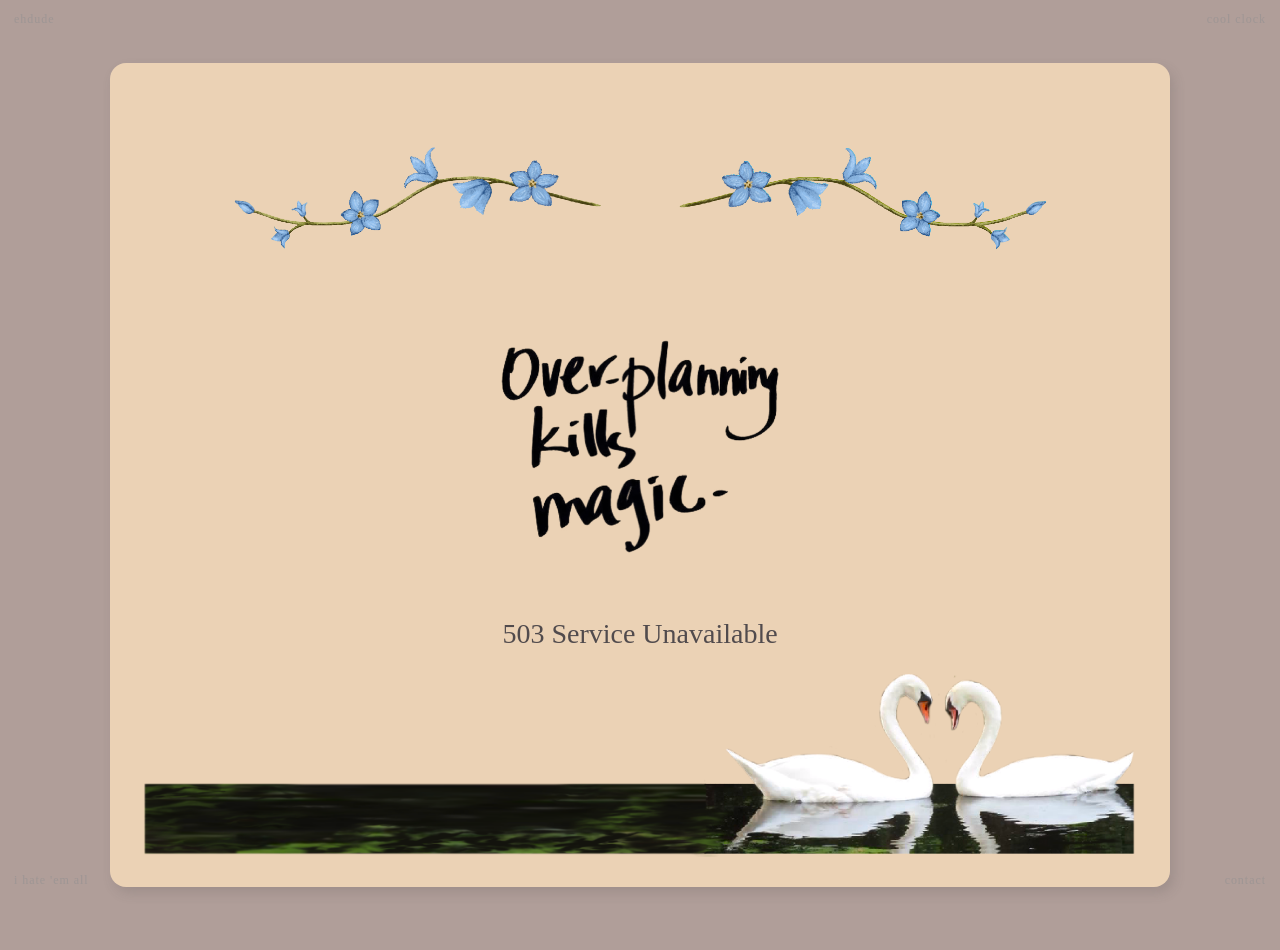
<file: index.html>
<!DOCTYPE html>
<html lang="en">
<head>
  <meta charset="UTF-8">
  <meta name="viewport" content="width=device-width, initial-scale=1.0">
  <!-- Web app icons -->
  <link rel="icon" type="image/png" sizes="16x16" href="/icons/web/favicon-16x16.png">
  <link rel="icon" type="image/png" sizes="32x32" href="/icons/web/favicon-32x32.png">
  <link rel="icon" type="image/png" sizes="48x48" href="/icons/web/favicon-48x48.png">
  <link rel="icon" type="image/png" sizes="96x96" href="/icons/web/favicon-96x96.png">
  <link rel="icon" type="image/png" sizes="256x256" href="/icons/web/favicon-256x256.png">
  <link rel="apple-touch-icon" sizes="120x120" href="/icons/ios/apple-touch-icon-120x120.png">
  <link rel="apple-touch-icon" sizes="152x152" href="/icons/ios/apple-touch-icon-152x152.png">
  <link rel="apple-touch-icon" sizes="167x167" href="/icons/ios/apple-touch-icon-167x167.png">
  <link rel="apple-touch-icon" sizes="180x180" href="/icons/ios/apple-touch-icon-180x180.png">
  <link rel="apple-touch-icon" href="/icons/ios/apple-touch-icon.png">
  <link rel="manifest" href="/manifest.webmanifest">
  <meta name="theme-color" content="#000000">
  <meta name="msapplication-TileImage" content="/icons/windows/mstile-144x144.png">
  <meta name="msapplication-TileColor" content="#000000">
  <title>Home</title>
  <link rel="stylesheet" href="theme.css">
  <link rel="stylesheet" href="style.css">
  <script src="theme.js"></script>
</head>
<body>
  <button type="button" class="theme-toggle" data-theme-toggle>ehdude</button>
  <a class="theme-toggle cool-clock-toggle" href="https://annual-countdown.vercel.app/" target="_blank" rel="noopener noreferrer" aria-label="Open cool clock in a new tab">cool clock</a>

  <main class="card" id="card">
    <img class="decorative-art top-art" src="top-art.png" alt="" aria-hidden="true">
    <div class="placeholder-image-wrap">
      <img class="placeholder-image" src="error-placeholder.webp" alt="Overplanning kills magic">
    </div>
    <h2>503 Service Unavailable</h2>
    <img class="decorative-art bottom-art" src="bottom-art.png" alt="" aria-hidden="true">
  </main>

  <a class="theme-toggle bottom-left-link" href="https://3rd-link-eight.vercel.app/" aria-label="Bottom left link">i hate 'em all</a>
  <a class="theme-toggle bottom-right-link" href="https://ping.ehdude.com" aria-label="Bottom right link">contact</a>
</body>
</html>
</file>
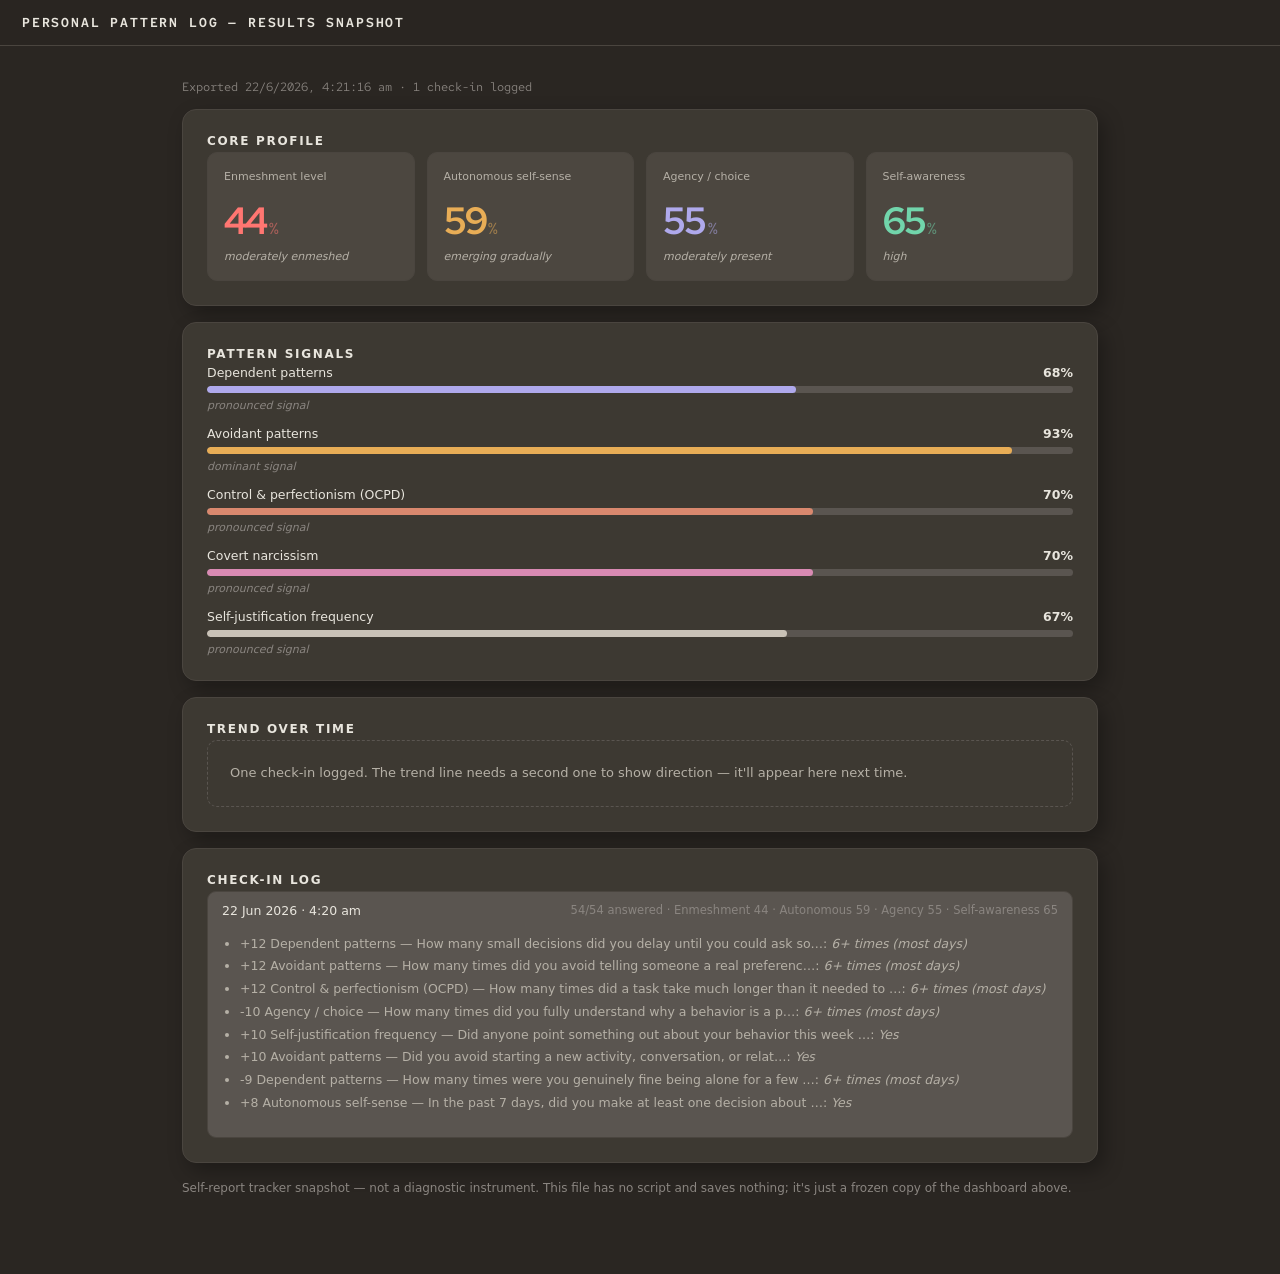
<file: pattern-log-results-2026-06-22.html>
<!doctype html>
<html lang="en" data-theme="dark">
<head>
<meta charset="utf-8" />
<meta name="viewport" content="width=device-width, initial-scale=1" />
  <!-- Web app icons -->
  <link rel="icon" type="image/png" sizes="16x16" href="/icons/web/favicon-16x16.png">
  <link rel="icon" type="image/png" sizes="32x32" href="/icons/web/favicon-32x32.png">
  <link rel="icon" type="image/png" sizes="48x48" href="/icons/web/favicon-48x48.png">
  <link rel="icon" type="image/png" sizes="96x96" href="/icons/web/favicon-96x96.png">
  <link rel="icon" type="image/png" sizes="256x256" href="/icons/web/favicon-256x256.png">
  <link rel="apple-touch-icon" sizes="120x120" href="/icons/ios/apple-touch-icon-120x120.png">
  <link rel="apple-touch-icon" sizes="152x152" href="/icons/ios/apple-touch-icon-152x152.png">
  <link rel="apple-touch-icon" sizes="167x167" href="/icons/ios/apple-touch-icon-167x167.png">
  <link rel="apple-touch-icon" sizes="180x180" href="/icons/ios/apple-touch-icon-180x180.png">
  <link rel="apple-touch-icon" href="/icons/ios/apple-touch-icon.png">
  <link rel="manifest" href="/manifest.webmanifest">
  <meta name="theme-color" content="#000000">
  <meta name="msapplication-TileImage" content="/icons/windows/mstile-144x144.png">
  <meta name="msapplication-TileColor" content="#000000">
<title>Personal Pattern Log — results snapshot</title>
<style>

@import url("https://fonts.googleapis.com/css2?family=Red+Hat+Mono:wght@400;500;600;700&display=swap");

:root {
  --color-bg-primary: #bab2a5;
  --color-bg-secondary: #acb5a0;
  --color-bg-tertiary: #CCBCAE;
  --color-bg-quaternary: #f7f4ed;
  --color-text-primary: #343536;
  --color-text-secondary: #4f5750;
  --color-text-tertiary: #687061;
  --color-border-primary: rgba(52, 53, 54, 0.34);
  --color-border-secondary: rgba(52, 53, 54, 0.18);
  --color-shadow: rgba(52, 53, 54, 0.20);
  --inner-card-bg: #CCBCAE;
  --metric-red: #b73836;
  --metric-amber: #6f4308;
  --metric-green: #0f6b50;
  --metric-violet: #4d4789;
  --metric-plum: #7a3a5c;
  --metric-neutral: #5a5550;
  --good: #516e52;
  --danger: #8c4a3f;
}

:root[data-theme="dark"] {
  --color-bg-primary: #2a2622;
  --color-bg-secondary: #3d3932;
  --color-bg-tertiary: #5a5550;
  --color-bg-quaternary: #4c4740;
  --color-text-primary: #e8e5dd;
  --color-text-secondary: #b5b0a6;
  --color-text-tertiary: #8a8580;
  --color-border-primary: #5a5550;
  --color-border-secondary: #4a453f;
  --color-shadow: rgba(0, 0, 0, 0.30);
  --inner-card-bg: #4c4740;
  --metric-red: #ff7671;
  --metric-amber: #e8ad56;
  --metric-green: #71d5ab;
  --metric-violet: #afa9ec;
  --metric-plum: #d98ab3;
  --metric-neutral: #c9c2b7;
  --good: #91b091;
  --danger: #d9886e;
}

* { box-sizing: border-box; }

html, body { min-height: 100%; margin: 0; }

body {
  background: var(--color-bg-primary);
  color: var(--color-text-primary);
  font-family: Inter, "Segoe UI", system-ui, -apple-system, sans-serif;
  padding: 0 0 64px;
}

.mono {
  font-family: "Red Hat Mono", "Cascadia Mono", Consolas, "Courier New", monospace;
}

button, input, select, textarea { font: inherit; color: inherit; }
button { cursor: pointer; }
a { color: inherit; }

.sr-only {
  position: absolute; width: 1px; height: 1px; padding: 0; margin: -1px;
  overflow: hidden; clip: rect(0,0,0,0); white-space: nowrap; border: 0;
}

/* ---------- top bar ---------- */
.topbar {
  position: sticky; top: 0; z-index: 20;
  display: flex; align-items: center; justify-content: space-between;
  padding: 14px 22px; background: color-mix(in srgb, var(--color-bg-primary) 88%, transparent);
  backdrop-filter: blur(6px);
  border-bottom: 1px solid var(--color-border-secondary);
}
.topbar-title {
  margin: 0; font-size: 13px; letter-spacing: 0.14em; text-transform: uppercase;
  font-weight: 600;
}
.topbar-actions { display: flex; align-items: center; gap: 14px; }
.theme-toggle {
  appearance: none; background: transparent; border: 0; padding: 4px 2px;
  font-size: 12px; letter-spacing: 0.06em; text-transform: lowercase;
  color: var(--color-text-secondary); cursor: pointer;
}
.theme-toggle:hover, .theme-toggle:focus-visible { color: var(--color-text-primary); outline: none; }

/* ---------- shell ---------- */
.shell { width: min(960px, 100%); margin: 0 auto; padding: 26px 22px 0; }

.panel {
  background: var(--color-bg-secondary);
  border: 1px solid var(--color-border-secondary);
  border-radius: 14px;
  box-shadow: 6px 8px 20px var(--color-shadow);
  padding: 24px;
  margin-bottom: 16px;
}

.panel-title {
  margin: 0 0 4px;
  font-size: 12px; font-weight: 600; letter-spacing: 0.14em; text-transform: uppercase;
  color: var(--color-text-primary);
}
.panel-sub {
  margin: 0 0 18px; font-size: 13px; line-height: 1.55; color: var(--color-text-secondary);
  max-width: 640px;
}

/* ---------- core metric cards ---------- */
.cards { display: grid; grid-template-columns: repeat(4, minmax(0,1fr)); gap: 12px; }
.card {
  min-height: 124px; display: grid; grid-template-rows: auto auto auto; align-content: start;
  padding: 17px 16px; background: var(--inner-card-bg);
  border: 1px solid var(--color-border-secondary); border-radius: 10px;
}
.card-label { margin: 0 0 10px; font-size: 11px; color: var(--color-text-secondary); line-height: 1.32; }
.card-val { margin: 0 0 4px; font-size: clamp(30px, 4vw, 38px); font-weight: 600; letter-spacing: -0.04em; }
.card-val.mono { font-variant-numeric: tabular-nums; }
.card-val span { margin-left: 2px; font-size: 16px; opacity: 0.5; }
.card-val.empty { font-size: 22px; opacity: 0.45; letter-spacing: 0; }
.card-desc { font-size: 11px; font-style: italic; color: var(--color-text-secondary); }

@media (max-width: 640px) {
  .cards { grid-template-columns: repeat(2, minmax(0,1fr)); }
}

/* ---------- pattern signal meters ---------- */
.meter-list { display: grid; gap: 14px; }
.meter-row { display: grid; gap: 6px; }
.meter-top { display: flex; justify-content: space-between; align-items: baseline; font-size: 12.5px; gap: 10px; }
.meter-name { color: var(--color-text-primary); }
.meter-val { font-weight: 600; }
.meter-val.empty { opacity: 0.45; font-weight: 400; }
.meter-track { height: 7px; border-radius: 99px; background: var(--color-bg-tertiary); overflow: hidden; }
.meter-fill { height: 100%; border-radius: inherit; transition: width 320ms ease; }
.meter-label { font-size: 11px; color: var(--color-text-tertiary); font-style: italic; }

/* ---------- buttons ---------- */
.btn-row { display: flex; flex-wrap: wrap; gap: 10px; margin-top: 4px; }
.btn {
  appearance: none; border: 1px solid var(--color-border-primary); border-radius: 8px;
  background: var(--color-bg-tertiary); color: var(--color-text-primary);
  padding: 10px 16px; font-size: 13px; letter-spacing: 0.01em;
}
.btn:hover { border-color: var(--color-text-tertiary); }
.btn.primary { background: var(--color-text-primary); color: var(--color-bg-primary); border-color: transparent; }
.btn.ghost { background: transparent; }
.btn.small { padding: 6px 11px; font-size: 12px; border-radius: 6px; }
.btn:disabled { opacity: 0.45; cursor: not-allowed; }

/* ---------- empty state ---------- */
.empty-state {
  border: 1px dashed var(--color-border-primary); border-radius: 10px;
  padding: 22px; text-align: left; color: var(--color-text-secondary); font-size: 13px; line-height: 1.6;
}

/* ---------- trend chart ---------- */
.chart-legend { display: flex; gap: 16px; flex-wrap: wrap; margin-top: 10px; font-size: 11.5px; }
.legend-item { display: flex; align-items: center; gap: 6px; color: var(--color-text-secondary); }
.legend-dot { width: 8px; height: 8px; border-radius: 99px; display: inline-block; }
#trendSvg { width: 100%; display: block; overflow: visible; }

/* ---------- history ---------- */
.history-list { display: grid; gap: 8px; }
.history-item { border: 1px solid var(--color-border-secondary); border-radius: 9px; background: var(--color-bg-tertiary); }
.history-head {
  display: flex; align-items: center; justify-content: space-between; gap: 10px;
  padding: 11px 14px; cursor: pointer; font-size: 12.5px;
}
.history-head:hover { background: color-mix(in srgb, var(--color-bg-tertiary) 80%, var(--color-text-primary) 6%); }
.history-date { color: var(--color-text-primary); font-weight: 500; }
.history-meta { color: var(--color-text-tertiary); font-size: 11.5px; }
.history-chevron { transition: transform 200ms ease; opacity: 0.6; }
.history-item.open .history-chevron { transform: rotate(90deg); }
.history-body { display: none; padding: 0 14px 14px; font-size: 12.5px; color: var(--color-text-secondary); }
.history-item.open .history-body { display: block; }
.driver-list { margin: 6px 0 10px; padding-left: 18px; }
.driver-list li { margin-bottom: 4px; line-height: 1.5; }

/* ---------- survey ---------- */
#surveyView { display: none; }
.survey-shell { width: min(720px, 100%); margin: 0 auto; padding: 26px 22px 120px; }
.progress-row { display: flex; justify-content: space-between; font-size: 12.5px; color: var(--color-text-secondary); margin-bottom: 8px; }
.progress-track { height: 6px; border-radius: 99px; background: var(--color-bg-tertiary); overflow: hidden; margin-bottom: 16px; }
.progress-fill { height: 100%; background: var(--color-text-primary); border-radius: inherit; transition: width 220ms ease; }
.dot-row { display: flex; flex-wrap: wrap; gap: 5px; margin-bottom: 20px; }
.dot { width: 7px; height: 7px; border-radius: 99px; border: 0; padding: 0; background: var(--color-border-primary); }
.dot.answered { background: var(--color-text-primary); opacity: 0.75; }
.dot.current { transform: scale(1.6); background: var(--metric-violet); }

.q-card {
  background: var(--color-bg-quaternary); border-radius: 10px; padding: 24px;
  box-shadow: inset 0 0 0 1px var(--color-border-secondary);
}
.q-section {
  display: inline-block; margin-bottom: 10px; font-size: 11px; letter-spacing: 0.08em;
  text-transform: uppercase; color: var(--color-text-tertiary);
}
.q-text { margin: 0 0 14px; font-size: clamp(18px, 2.6vw, 22px); line-height: 1.32; font-weight: 600; letter-spacing: -0.01em; }
.q-help { margin: -4px 0 18px; font-size: 12.5px; color: var(--color-text-tertiary); line-height: 1.5; }

.options { display: grid; gap: 9px; }
.opt-btn {
  width: 100%; text-align: left; display: flex; align-items: center; gap: 12px;
  min-height: 50px; border: 1px solid var(--color-border-secondary); border-radius: 8px;
  padding: 11px 14px; background: var(--color-bg-secondary); color: var(--color-text-primary);
}
.opt-btn:hover { border-color: var(--color-text-tertiary); }
.opt-btn.selected { border-color: var(--metric-violet); background: color-mix(in srgb, var(--metric-violet) 16%, var(--color-bg-secondary)); }
.opt-key { font-size: 11px; color: var(--color-text-tertiary); min-width: 14px; }
.opt-label { font-size: 13.5px; line-height: 1.4; }

.nav-row { display: flex; justify-content: space-between; margin-top: 22px; gap: 10px; }

.survey-footer {
  position: fixed; bottom: 0; left: 0; right: 0; z-index: 15;
  background: color-mix(in srgb, var(--color-bg-primary) 92%, transparent);
  backdrop-filter: blur(6px); border-top: 1px solid var(--color-border-secondary);
  padding: 12px 22px; display: flex; justify-content: center; gap: 10px;
}
.survey-footer-inner { width: min(720px, 100%); display: flex; justify-content: space-between; gap: 10px; }

/* ---------- save summary ---------- */
.summary-banner {
  border: 1px solid var(--good); border-radius: 10px; padding: 18px 20px; margin-bottom: 16px;
  background: color-mix(in srgb, var(--good) 12%, var(--color-bg-secondary));
}
.summary-banner h3 { margin: 0 0 8px; font-size: 13px; letter-spacing: 0.04em; }
.summary-banner ul { margin: 8px 0 12px; padding-left: 18px; font-size: 12.5px; line-height: 1.6; }

.note-line { font-size: 12px; color: var(--color-text-tertiary); line-height: 1.6; margin-top: 6px; }

@media (max-width: 640px) {
  .shell, .survey-shell { padding-left: 16px; padding-right: 16px; }
  .panel { padding: 18px; }
}

details.history-item > summary { list-style: none; }
details.history-item > summary::-webkit-details-marker { display: none; }
</style>
</head>
<body>
  <div class="topbar">
    <p class="topbar-title mono">Personal Pattern Log — results snapshot</p>
  </div>
  <div class="shell">
    <p class="note-line mono">Exported 22/6/2026, 4:21:16 am · 1 check-in logged</p>

    <div class="panel">
      <p class="panel-title">Core profile</p>
      <div class="cards">
      <div class="card">
        <div class="card-label">Enmeshment level</div>
        <div class="card-val mono" style="color:var(--metric-red);">44<span>%</span></div>
        <div class="card-desc">moderately enmeshed</div>
      </div>
      <div class="card">
        <div class="card-label">Autonomous self-sense</div>
        <div class="card-val mono" style="color:var(--metric-amber);">59<span>%</span></div>
        <div class="card-desc">emerging gradually</div>
      </div>
      <div class="card">
        <div class="card-label">Agency / choice</div>
        <div class="card-val mono" style="color:var(--metric-violet);">55<span>%</span></div>
        <div class="card-desc">moderately present</div>
      </div>
      <div class="card">
        <div class="card-label">Self-awareness</div>
        <div class="card-val mono" style="color:var(--metric-green);">65<span>%</span></div>
        <div class="card-desc">high</div>
      </div></div>
    </div>

    <div class="panel">
      <p class="panel-title">Pattern signals</p>
      <div class="meter-list">
      <div class="meter-row">
        <div class="meter-top">
          <span class="meter-name">Dependent patterns</span>
          <span class="meter-val">68%</span>
        </div>
        <div class="meter-track"><div class="meter-fill" style="width:68%;background:var(--metric-violet);"></div></div>
        <span class="meter-label">pronounced signal</span>
      </div>
      <div class="meter-row">
        <div class="meter-top">
          <span class="meter-name">Avoidant patterns</span>
          <span class="meter-val">93%</span>
        </div>
        <div class="meter-track"><div class="meter-fill" style="width:93%;background:var(--metric-amber);"></div></div>
        <span class="meter-label">dominant signal</span>
      </div>
      <div class="meter-row">
        <div class="meter-top">
          <span class="meter-name">Control & perfectionism (OCPD)</span>
          <span class="meter-val">70%</span>
        </div>
        <div class="meter-track"><div class="meter-fill" style="width:70%;background:var(--danger);"></div></div>
        <span class="meter-label">pronounced signal</span>
      </div>
      <div class="meter-row">
        <div class="meter-top">
          <span class="meter-name">Covert narcissism</span>
          <span class="meter-val">70%</span>
        </div>
        <div class="meter-track"><div class="meter-fill" style="width:70%;background:var(--metric-plum);"></div></div>
        <span class="meter-label">pronounced signal</span>
      </div>
      <div class="meter-row">
        <div class="meter-top">
          <span class="meter-name">Self-justification frequency</span>
          <span class="meter-val">67%</span>
        </div>
        <div class="meter-track"><div class="meter-fill" style="width:67%;background:var(--metric-neutral);"></div></div>
        <span class="meter-label">pronounced signal</span>
      </div></div>
    </div>

    <div class="panel">
      <p class="panel-title">Trend over time</p>
      <div class="empty-state">One check-in logged. The trend line needs a second one to show direction — it'll appear here next time.</div>
    </div>

    <div class="panel">
      <p class="panel-title">Check-in log</p>
      <div class="history-list">
      <details class="history-item" open>
        <summary class="history-head">
          <span class="history-date">22 Jun 2026 · 4:20 am</span>
          <span class="history-meta">54/54 answered · Enmeshment 44 · Autonomous 59 · Agency 55 · Self-awareness 65</span>
        </summary>
        <div class="history-body" style="display:block;"><ul class="driver-list"><li>+12 Dependent patterns — How many small decisions did you delay until you could ask so…: <em>6+ times (most days)</em></li><li>+12 Avoidant patterns — How many times did you avoid telling someone a real preferenc…: <em>6+ times (most days)</em></li><li>+12 Control & perfectionism (OCPD) — How many times did a task take much longer than it needed to …: <em>6+ times (most days)</em></li><li>-10 Agency / choice — How many times did you fully understand why a behavior is a p…: <em>6+ times (most days)</em></li><li>+10 Self-justification frequency — Did anyone point something out about your behavior this week …: <em>Yes</em></li><li>+10 Avoidant patterns — Did you avoid starting a new activity, conversation, or relat…: <em>Yes</em></li><li>-9 Dependent patterns — How many times were you genuinely fine being alone for a few …: <em>6+ times (most days)</em></li><li>+8 Autonomous self-sense — In the past 7 days, did you make at least one decision about …: <em>Yes</em></li></ul></div>
      </details></div>
    </div>

    <p class="note-line">Self-report tracker snapshot — not a diagnostic instrument. This file has no script and saves nothing; it's just a frozen copy of the dashboard above.</p>
  </div>
</body>
</html>
</file>
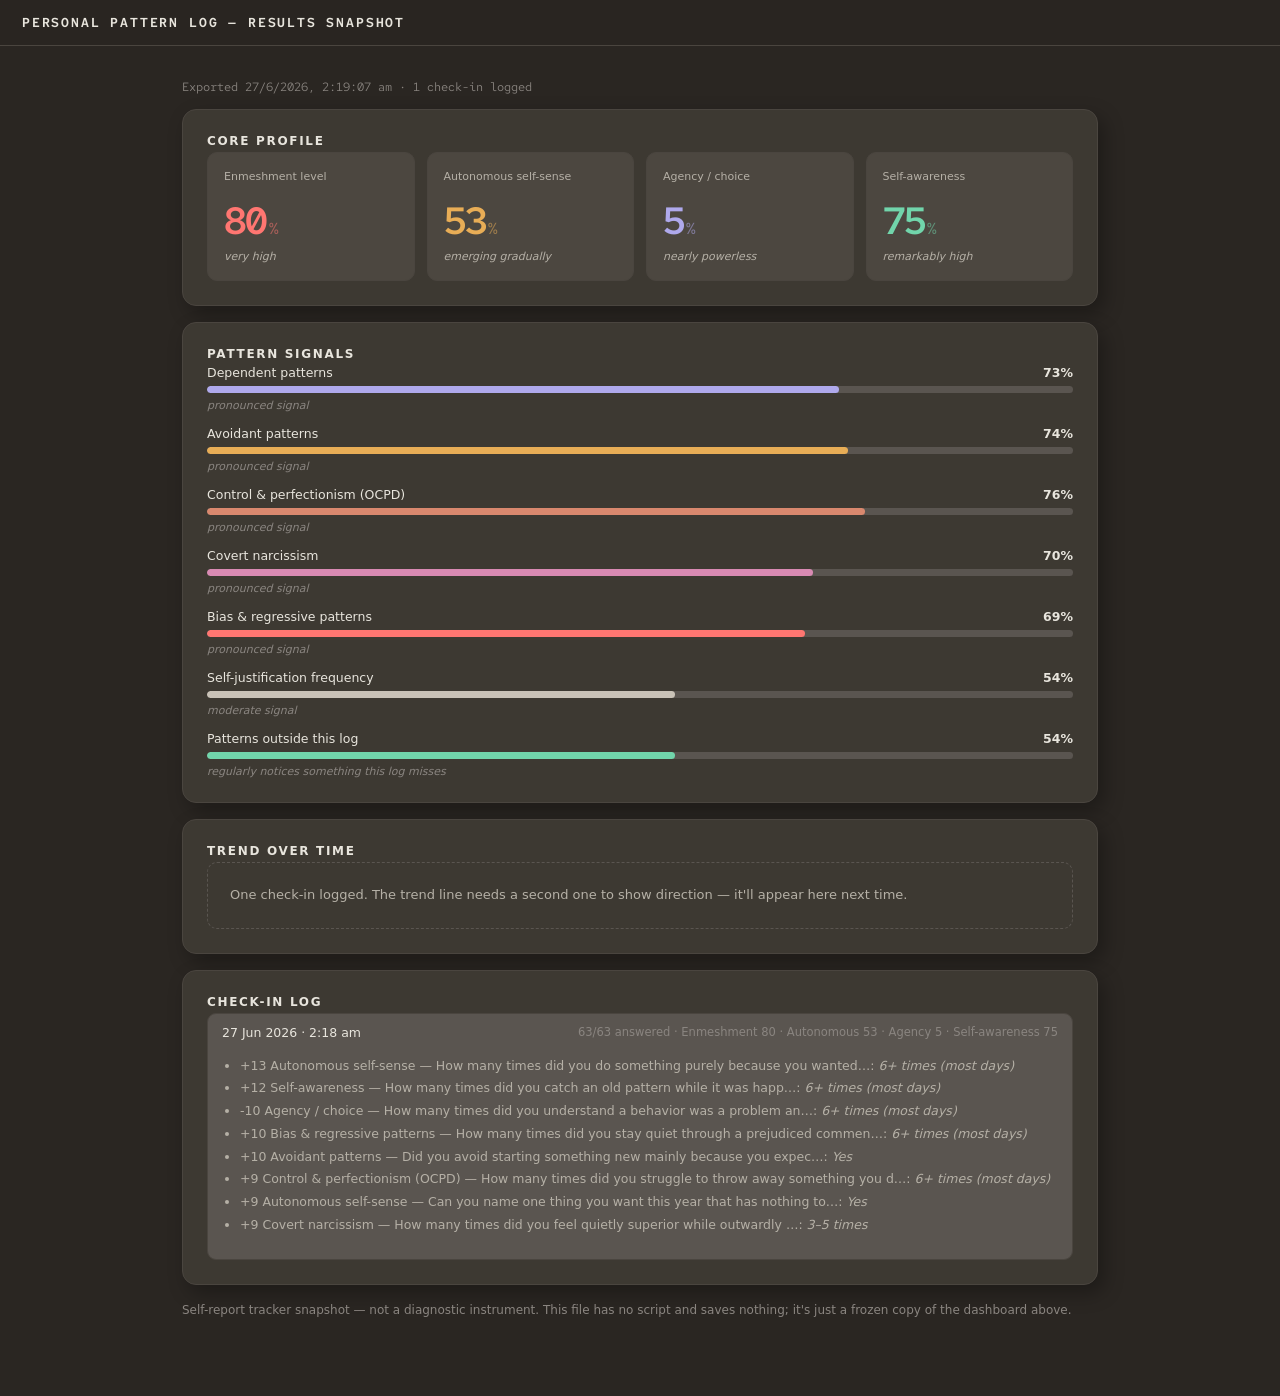
<file: pattern-log-results-2026-06-27.html>
<!doctype html>
<html lang="en" data-theme="dark">
<head>
<meta charset="utf-8" />
<meta name="viewport" content="width=device-width, initial-scale=1" />
<title>Personal Pattern Log — results snapshot</title>
<style>

@import url("https://fonts.googleapis.com/css2?family=Red+Hat+Mono:wght@400;500;600;700&display=swap");

:root {
  --color-bg-primary: #bab2a5;
  --color-bg-secondary: #acb5a0;
  --color-bg-tertiary: #CCBCAE;
  --color-bg-quaternary: #f7f4ed;
  --color-text-primary: #343536;
  --color-text-secondary: #4f5750;
  --color-text-tertiary: #687061;
  --color-border-primary: rgba(52, 53, 54, 0.34);
  --color-border-secondary: rgba(52, 53, 54, 0.18);
  --color-shadow: rgba(52, 53, 54, 0.20);
  --inner-card-bg: #CCBCAE;
  --metric-red: #b73836;
  --metric-amber: #6f4308;
  --metric-green: #0f6b50;
  --metric-violet: #4d4789;
  --metric-plum: #7a3a5c;
  --metric-neutral: #5a5550;
  --good: #516e52;
  --danger: #8c4a3f;
}

:root[data-theme="dark"] {
  --color-bg-primary: #2a2622;
  --color-bg-secondary: #3d3932;
  --color-bg-tertiary: #5a5550;
  --color-bg-quaternary: #4c4740;
  --color-text-primary: #e8e5dd;
  --color-text-secondary: #b5b0a6;
  --color-text-tertiary: #8a8580;
  --color-border-primary: #5a5550;
  --color-border-secondary: #4a453f;
  --color-shadow: rgba(0, 0, 0, 0.30);
  --inner-card-bg: #4c4740;
  --metric-red: #ff7671;
  --metric-amber: #e8ad56;
  --metric-green: #71d5ab;
  --metric-violet: #afa9ec;
  --metric-plum: #d98ab3;
  --metric-neutral: #c9c2b7;
  --good: #91b091;
  --danger: #d9886e;
}

* { box-sizing: border-box; }

html, body { min-height: 100%; margin: 0; }

body {
  background: var(--color-bg-primary);
  color: var(--color-text-primary);
  font-family: Inter, "Segoe UI", system-ui, -apple-system, sans-serif;
  padding: 0 0 64px;
}

.mono {
  font-family: "Red Hat Mono", "Cascadia Mono", Consolas, "Courier New", monospace;
}

button, input, select, textarea { font: inherit; color: inherit; }
button { cursor: pointer; }
a { color: inherit; }

.sr-only {
  position: absolute; width: 1px; height: 1px; padding: 0; margin: -1px;
  overflow: hidden; clip: rect(0,0,0,0); white-space: nowrap; border: 0;
}

/* ---------- top bar ---------- */
.topbar {
  position: sticky; top: 0; z-index: 20;
  display: flex; align-items: center; justify-content: space-between;
  padding: 14px 22px; background: color-mix(in srgb, var(--color-bg-primary) 88%, transparent);
  backdrop-filter: blur(6px);
  border-bottom: 1px solid var(--color-border-secondary);
}
.topbar-title {
  margin: 0; font-size: 13px; letter-spacing: 0.14em; text-transform: uppercase;
  font-weight: 600;
}
.topbar-actions { display: flex; align-items: center; gap: 14px; }
.theme-toggle {
  appearance: none; background: transparent; border: 0; padding: 4px 2px;
  font-size: 12px; letter-spacing: 0.06em; text-transform: lowercase;
  color: var(--color-text-secondary); cursor: pointer;
}
.theme-toggle:hover, .theme-toggle:focus-visible { color: var(--color-text-primary); outline: none; }

/* ---------- shell ---------- */
.shell { width: min(960px, 100%); margin: 0 auto; padding: 26px 22px 0; }

.panel {
  background: var(--color-bg-secondary);
  border: 1px solid var(--color-border-secondary);
  border-radius: 14px;
  box-shadow: 6px 8px 20px var(--color-shadow);
  padding: 24px;
  margin-bottom: 16px;
}

.panel-title {
  margin: 0 0 4px;
  font-size: 12px; font-weight: 600; letter-spacing: 0.14em; text-transform: uppercase;
  color: var(--color-text-primary);
}
.panel-sub {
  margin: 0 0 18px; font-size: 13px; line-height: 1.55; color: var(--color-text-secondary);
  max-width: 640px;
}

/* ---------- core metric cards ---------- */
.cards { display: grid; grid-template-columns: repeat(4, minmax(0,1fr)); gap: 12px; }
.card {
  min-height: 124px; display: grid; grid-template-rows: auto auto auto; align-content: start;
  padding: 17px 16px; background: var(--inner-card-bg);
  border: 1px solid var(--color-border-secondary); border-radius: 10px;
}
.card-label { margin: 0 0 10px; font-size: 11px; color: var(--color-text-secondary); line-height: 1.32; }
.card-val { margin: 0 0 4px; font-size: clamp(30px, 4vw, 38px); font-weight: 600; letter-spacing: -0.04em; }
.card-val.mono { font-variant-numeric: tabular-nums; }
.card-val span { margin-left: 2px; font-size: 16px; opacity: 0.5; }
.card-val.empty { font-size: 22px; opacity: 0.45; letter-spacing: 0; }
.card-desc { font-size: 11px; font-style: italic; color: var(--color-text-secondary); }

@media (max-width: 640px) {
  .cards { grid-template-columns: repeat(2, minmax(0,1fr)); }
}

/* ---------- pattern signal meters ---------- */
.meter-list { display: grid; gap: 14px; }
.meter-row { display: grid; gap: 6px; }
.meter-top { display: flex; justify-content: space-between; align-items: baseline; font-size: 12.5px; gap: 10px; }
.meter-name { color: var(--color-text-primary); }
.meter-val { font-weight: 600; }
.meter-val.empty { opacity: 0.45; font-weight: 400; }
.meter-track { height: 7px; border-radius: 99px; background: var(--color-bg-tertiary); overflow: hidden; }
.meter-fill { height: 100%; border-radius: inherit; transition: width 320ms ease; }
.meter-label { font-size: 11px; color: var(--color-text-tertiary); font-style: italic; }

/* ---------- buttons ---------- */
.btn-row { display: flex; flex-wrap: wrap; gap: 10px; margin-top: 4px; }
.btn {
  appearance: none; border: 1px solid var(--color-border-primary); border-radius: 8px;
  background: var(--color-bg-tertiary); color: var(--color-text-primary);
  padding: 10px 16px; font-size: 13px; letter-spacing: 0.01em;
}
.btn:hover { border-color: var(--color-text-tertiary); }
.btn.primary { background: var(--color-text-primary); color: var(--color-bg-primary); border-color: transparent; }
.btn.ghost { background: transparent; }
.btn.small { padding: 6px 11px; font-size: 12px; border-radius: 6px; }
.btn:disabled { opacity: 0.45; cursor: not-allowed; }

/* ---------- empty state ---------- */
.empty-state {
  border: 1px dashed var(--color-border-primary); border-radius: 10px;
  padding: 22px; text-align: left; color: var(--color-text-secondary); font-size: 13px; line-height: 1.6;
}

/* ---------- trend chart ---------- */
.chart-legend { display: flex; gap: 16px; flex-wrap: wrap; margin-top: 10px; font-size: 11.5px; }
.legend-item { display: flex; align-items: center; gap: 6px; color: var(--color-text-secondary); }
.legend-dot { width: 8px; height: 8px; border-radius: 99px; display: inline-block; }
#trendSvg { width: 100%; display: block; overflow: visible; }

/* ---------- history ---------- */
.history-list { display: grid; gap: 8px; }
.history-item { border: 1px solid var(--color-border-secondary); border-radius: 9px; background: var(--color-bg-tertiary); }
.history-head {
  display: flex; align-items: center; justify-content: space-between; gap: 10px;
  padding: 11px 14px; cursor: pointer; font-size: 12.5px;
}
.history-head:hover { background: color-mix(in srgb, var(--color-bg-tertiary) 80%, var(--color-text-primary) 6%); }
.history-date { color: var(--color-text-primary); font-weight: 500; }
.history-meta { color: var(--color-text-tertiary); font-size: 11.5px; }
.history-chevron { transition: transform 200ms ease; opacity: 0.6; }
.history-item.open .history-chevron { transform: rotate(90deg); }
.history-body { display: none; padding: 0 14px 14px; font-size: 12.5px; color: var(--color-text-secondary); }
.history-item.open .history-body { display: block; }
.driver-list { margin: 6px 0 10px; padding-left: 18px; }
.driver-list li { margin-bottom: 4px; line-height: 1.5; }

/* ---------- survey ---------- */
#surveyView { display: none; }
.survey-shell { width: min(720px, 100%); margin: 0 auto; padding: 26px 22px 120px; }
.progress-row { display: flex; justify-content: space-between; font-size: 12.5px; color: var(--color-text-secondary); margin-bottom: 8px; }
.progress-track { height: 6px; border-radius: 99px; background: var(--color-bg-tertiary); overflow: hidden; margin-bottom: 16px; }
.progress-fill { height: 100%; background: var(--color-text-primary); border-radius: inherit; transition: width 220ms ease; }
.dot-row { display: flex; flex-wrap: wrap; gap: 5px; margin-bottom: 20px; }

.ctx-flag-row {
  display: flex; align-items: flex-start; gap: 9px; cursor: pointer;
  font-size: 12px; line-height: 1.5; color: var(--color-text-secondary);
  margin-bottom: 16px; padding: 10px 12px; border: 1px dashed var(--color-border-primary);
  border-radius: 8px;
}
.ctx-flag-row input { margin-top: 2px; accent-color: var(--metric-violet); }
.ctx-flag-row:has(input:checked) {
  color: var(--color-text-primary); border-style: solid; border-color: var(--metric-amber);
}
.flag-badge {
  display: inline-block; font-size: 10.5px; padding: 1px 7px; border-radius: 99px;
  border: 1px solid var(--metric-amber); color: var(--metric-amber); margin-left: 8px;
}
.dot { width: 7px; height: 7px; border-radius: 99px; border: 0; padding: 0; background: var(--color-border-primary); }
.dot.answered { background: var(--color-text-primary); opacity: 0.75; }
.dot.current { transform: scale(1.6); background: var(--metric-violet); }

.q-card {
  background: var(--color-bg-quaternary); border-radius: 10px; padding: 24px;
  box-shadow: inset 0 0 0 1px var(--color-border-secondary);
}
.q-section {
  display: inline-block; margin-bottom: 10px; font-size: 11px; letter-spacing: 0.08em;
  text-transform: uppercase; color: var(--color-text-tertiary);
}
.q-text { margin: 0 0 14px; font-size: clamp(18px, 2.6vw, 22px); line-height: 1.32; font-weight: 600; letter-spacing: -0.01em; }
.q-help { margin: -4px 0 18px; font-size: 12.5px; color: var(--color-text-tertiary); line-height: 1.5; }

.options { display: grid; gap: 9px; }
.opt-btn {
  width: 100%; text-align: left; display: flex; align-items: center; gap: 12px;
  min-height: 50px; border: 1px solid var(--color-border-secondary); border-radius: 8px;
  padding: 11px 14px; background: var(--color-bg-secondary); color: var(--color-text-primary);
}
.opt-btn:hover { border-color: var(--color-text-tertiary); }
.opt-btn.selected { border-color: var(--metric-violet); background: color-mix(in srgb, var(--metric-violet) 16%, var(--color-bg-secondary)); }
.opt-key { font-size: 11px; color: var(--color-text-tertiary); min-width: 14px; }
.opt-label { font-size: 13.5px; line-height: 1.4; }

.nav-row { display: flex; justify-content: space-between; margin-top: 22px; gap: 10px; }

.survey-footer {
  position: fixed; bottom: 0; left: 0; right: 0; z-index: 15;
  background: color-mix(in srgb, var(--color-bg-primary) 92%, transparent);
  backdrop-filter: blur(6px); border-top: 1px solid var(--color-border-secondary);
  padding: 12px 22px; display: flex; justify-content: center; gap: 10px;
}
.survey-footer-inner { width: min(720px, 100%); display: flex; justify-content: space-between; gap: 10px; }

/* ---------- save summary ---------- */
.summary-banner {
  border: 1px solid var(--good); border-radius: 10px; padding: 18px 20px; margin-bottom: 16px;
  background: color-mix(in srgb, var(--good) 12%, var(--color-bg-secondary));
}
.summary-banner h3 { margin: 0 0 8px; font-size: 13px; letter-spacing: 0.04em; }
.summary-banner ul { margin: 8px 0 12px; padding-left: 18px; font-size: 12.5px; line-height: 1.6; }

.note-line { font-size: 12px; color: var(--color-text-tertiary); line-height: 1.6; margin-top: 6px; }

@media (max-width: 640px) {
  .shell, .survey-shell { padding-left: 16px; padding-right: 16px; }
  .panel { padding: 18px; }
}

details.history-item > summary { list-style: none; }
details.history-item > summary::-webkit-details-marker { display: none; }
</style>
</head>
<body>
  <div class="topbar">
    <p class="topbar-title mono">Personal Pattern Log — results snapshot</p>
  </div>
  <div class="shell">
    <p class="note-line mono">Exported 27/6/2026, 2:19:07 am · 1 check-in logged</p>

    <div class="panel">
      <p class="panel-title">Core profile</p>
      <div class="cards">
      <div class="card">
        <div class="card-label">Enmeshment level</div>
        <div class="card-val mono" style="color:var(--metric-red);">80<span>%</span></div>
        <div class="card-desc">very high</div>
      </div>
      <div class="card">
        <div class="card-label">Autonomous self-sense</div>
        <div class="card-val mono" style="color:var(--metric-amber);">53<span>%</span></div>
        <div class="card-desc">emerging gradually</div>
      </div>
      <div class="card">
        <div class="card-label">Agency / choice</div>
        <div class="card-val mono" style="color:var(--metric-violet);">5<span>%</span></div>
        <div class="card-desc">nearly powerless</div>
      </div>
      <div class="card">
        <div class="card-label">Self-awareness</div>
        <div class="card-val mono" style="color:var(--metric-green);">75<span>%</span></div>
        <div class="card-desc">remarkably high</div>
      </div></div>
    </div>

    <div class="panel">
      <p class="panel-title">Pattern signals</p>
      <div class="meter-list">
      <div class="meter-row">
        <div class="meter-top">
          <span class="meter-name">Dependent patterns</span>
          <span class="meter-val">73%</span>
        </div>
        <div class="meter-track"><div class="meter-fill" style="width:73%;background:var(--metric-violet);"></div></div>
        <span class="meter-label">pronounced signal</span>
      </div>
      <div class="meter-row">
        <div class="meter-top">
          <span class="meter-name">Avoidant patterns</span>
          <span class="meter-val">74%</span>
        </div>
        <div class="meter-track"><div class="meter-fill" style="width:74%;background:var(--metric-amber);"></div></div>
        <span class="meter-label">pronounced signal</span>
      </div>
      <div class="meter-row">
        <div class="meter-top">
          <span class="meter-name">Control & perfectionism (OCPD)</span>
          <span class="meter-val">76%</span>
        </div>
        <div class="meter-track"><div class="meter-fill" style="width:76%;background:var(--danger);"></div></div>
        <span class="meter-label">pronounced signal</span>
      </div>
      <div class="meter-row">
        <div class="meter-top">
          <span class="meter-name">Covert narcissism</span>
          <span class="meter-val">70%</span>
        </div>
        <div class="meter-track"><div class="meter-fill" style="width:70%;background:var(--metric-plum);"></div></div>
        <span class="meter-label">pronounced signal</span>
      </div>
      <div class="meter-row">
        <div class="meter-top">
          <span class="meter-name">Bias & regressive patterns</span>
          <span class="meter-val">69%</span>
        </div>
        <div class="meter-track"><div class="meter-fill" style="width:69%;background:var(--metric-red);"></div></div>
        <span class="meter-label">pronounced signal</span>
      </div>
      <div class="meter-row">
        <div class="meter-top">
          <span class="meter-name">Self-justification frequency</span>
          <span class="meter-val">54%</span>
        </div>
        <div class="meter-track"><div class="meter-fill" style="width:54%;background:var(--metric-neutral);"></div></div>
        <span class="meter-label">moderate signal</span>
      </div>
      <div class="meter-row">
        <div class="meter-top">
          <span class="meter-name">Patterns outside this log</span>
          <span class="meter-val">54%</span>
        </div>
        <div class="meter-track"><div class="meter-fill" style="width:54%;background:var(--metric-green);"></div></div>
        <span class="meter-label">regularly notices something this log misses</span>
      </div></div>
    </div>

    <div class="panel">
      <p class="panel-title">Trend over time</p>
      <div class="empty-state">One check-in logged. The trend line needs a second one to show direction — it'll appear here next time.</div>
    </div>

    <div class="panel">
      <p class="panel-title">Check-in log</p>
      <div class="history-list">
      <details class="history-item" open>
        <summary class="history-head">
          <span class="history-date">27 Jun 2026 · 2:18 am</span>
          <span class="history-meta">63/63 answered · Enmeshment 80 · Autonomous 53 · Agency 5 · Self-awareness 75</span>
        </summary>
        <div class="history-body" style="display:block;"><ul class="driver-list"><li>+13 Autonomous self-sense — How many times did you do something purely because you wanted…: <em>6+ times (most days)</em></li><li>+12 Self-awareness — How many times did you catch an old pattern while it was happ…: <em>6+ times (most days)</em></li><li>-10 Agency / choice — How many times did you understand a behavior was a problem an…: <em>6+ times (most days)</em></li><li>+10 Bias & regressive patterns — How many times did you stay quiet through a prejudiced commen…: <em>6+ times (most days)</em></li><li>+10 Avoidant patterns — Did you avoid starting something new mainly because you expec…: <em>Yes</em></li><li>+9 Control & perfectionism (OCPD) — How many times did you struggle to throw away something you d…: <em>6+ times (most days)</em></li><li>+9 Autonomous self-sense — Can you name one thing you want this year that has nothing to…: <em>Yes</em></li><li>+9 Covert narcissism — How many times did you feel quietly superior while outwardly …: <em>3–5 times</em></li></ul></div>
      </details></div>
    </div>

    <p class="note-line">Self-report tracker snapshot — not a diagnostic instrument. This file has no script and saves nothing; it's just a frozen copy of the dashboard above.</p>
  </div>
</body>
</html>
</file>
<file: theme.css>
:root {
  --color-bg-primary: #b09e99;
  --color-bg-secondary: #ebd2b5;
  --color-bg-tertiary: #ffffff;
  --color-text-primary: #514b4d;
  --color-text-secondary: #9c9594;
  --color-text-tertiary: #c5bda8;
  --color-border-primary: #e0dcd6;
  --color-border-secondary: #ede9e3;
  --color-error: #c17659;
  --color-success: #7ba67a;
  --color-accent: #514b4d;
  --color-accent-hover: #3f3a3c;
  --color-accent-contrast: #f9f8f6;
  --color-shadow: rgba(81, 75, 77, 0.18);
}

:root[data-theme="dark"] {
  --color-bg-primary: #2a2622;
  --color-bg-secondary: #3d3932;
  --color-bg-tertiary: #5a5550;
  --color-text-primary: #e8e5dd;
  --color-text-secondary: #b5b0a6;
  --color-text-tertiary: #8a8580;
  --color-border-primary: #5a5550;
  --color-border-secondary: #4a453f;
  --color-error: #d9886e;
  --color-success: #91b091;
  --color-accent: #abac9e;
  --color-accent-hover: #c5bda8;
  --color-accent-contrast: #2a2622;
  --color-shadow: rgba(0, 0, 0, 0.28);
}

html,
body {
  background: var(--color-bg-primary);
  color: var(--color-text-primary);
}

.theme-toggle {
  position: fixed;
  top: 12px;
  left: 14px;
  z-index: 999;
  appearance: none;
  background: transparent;
  border: 0;
  padding: 0;
  margin: 0;
  font: inherit;
  font-size: 12px;
  letter-spacing: 0.08em;
  text-transform: lowercase;
  color: var(--color-text-secondary);
  cursor: pointer;
  opacity: 0.9;
}

.theme-toggle:hover,
.theme-toggle:focus-visible {
  color: var(--color-text-primary);
  outline: none;
}

.cool-clock-toggle {
  left: auto;
  right: 14px;
  text-decoration: none;
}

:root[data-theme="dark"] .placeholder-image-wrap::before {
  display: block;
}

.bottom-left-link {
  top: auto;
  bottom: 12px;
  left: 14px;
  text-decoration: none;
}

.bottom-right-link {
  top: auto;
  bottom: 12px;
  left: auto;
  right: 14px;
  text-decoration: none;
}
</file>
<file: style.css>
html, body {
  min-height: 100%;
  margin: 0;
}

body {
  background: var(--color-bg-primary);
  color: var(--color-text-primary);
  font-family: Georgia, serif;
  display: flex;
  justify-content: center;
  align-items: center;
  box-sizing: border-box;
  padding: clamp(52px, 7vh, 76px) clamp(12px, 3vw, 28px);
}

.card {
  position: relative;
  width: min(95vw, 1060px);
  box-sizing: border-box;
  padding: clamp(18px, 3vw, 30px);
  border-radius: 16px;
  background: var(--color-bg-secondary);
  box-shadow: 4px 6px 12px var(--color-shadow);
  text-align: center;
  overflow: hidden;
}

.decorative-art,
.placeholder-image {
  display: block;
  height: auto;
  margin-left: auto;
  margin-right: auto;
}

.decorative-art {
  width: 100%;
  object-fit: contain;
}

.top-art {
  max-width: 1000px;
  margin-bottom: clamp(12px, 2vw, 20px);
}

.placeholder-image-wrap {
  position: relative;
  width: min(100%, 320px);
  margin: 0 auto;
}

.placeholder-image {
  position: relative;
  z-index: 1;
  width: 100%;
  border-radius: 12px;
}

.placeholder-image-wrap::before {
  content: "";
  display: none;
  position: absolute;
  top: 50%;
  left: 50%;
  width: 145%;
  height: 145%;
  transform: translate(-50%, -50%);
  background: url("blob-daub.svg") no-repeat center / contain;
  z-index: 0;
  pointer-events: none;
}

.card h2 {
  margin: clamp(14px, 2vw, 20px) 0 clamp(16px, 2.4vw, 24px);
  font-family: "Comic Sans MS", "Comic Sans", "Comic Neue", "Marker Felt", "Bradley Hand", cursive;
  font-size: clamp(1.35rem, 3vw, 1.75rem);
  font-weight: normal;
  line-height: 1.15;
}

.bottom-art {
  max-width: 1000px;
}

@media (max-width: 560px) {
  body {
    align-items: flex-start;
    padding-top: 58px;
    padding-bottom: 58px;
  }

  .card {
    width: 100%;
    padding: 18px;
  }

  .placeholder-image-wrap::before {
    width: 115%;
    height: 115%;
  }
}
</file>
